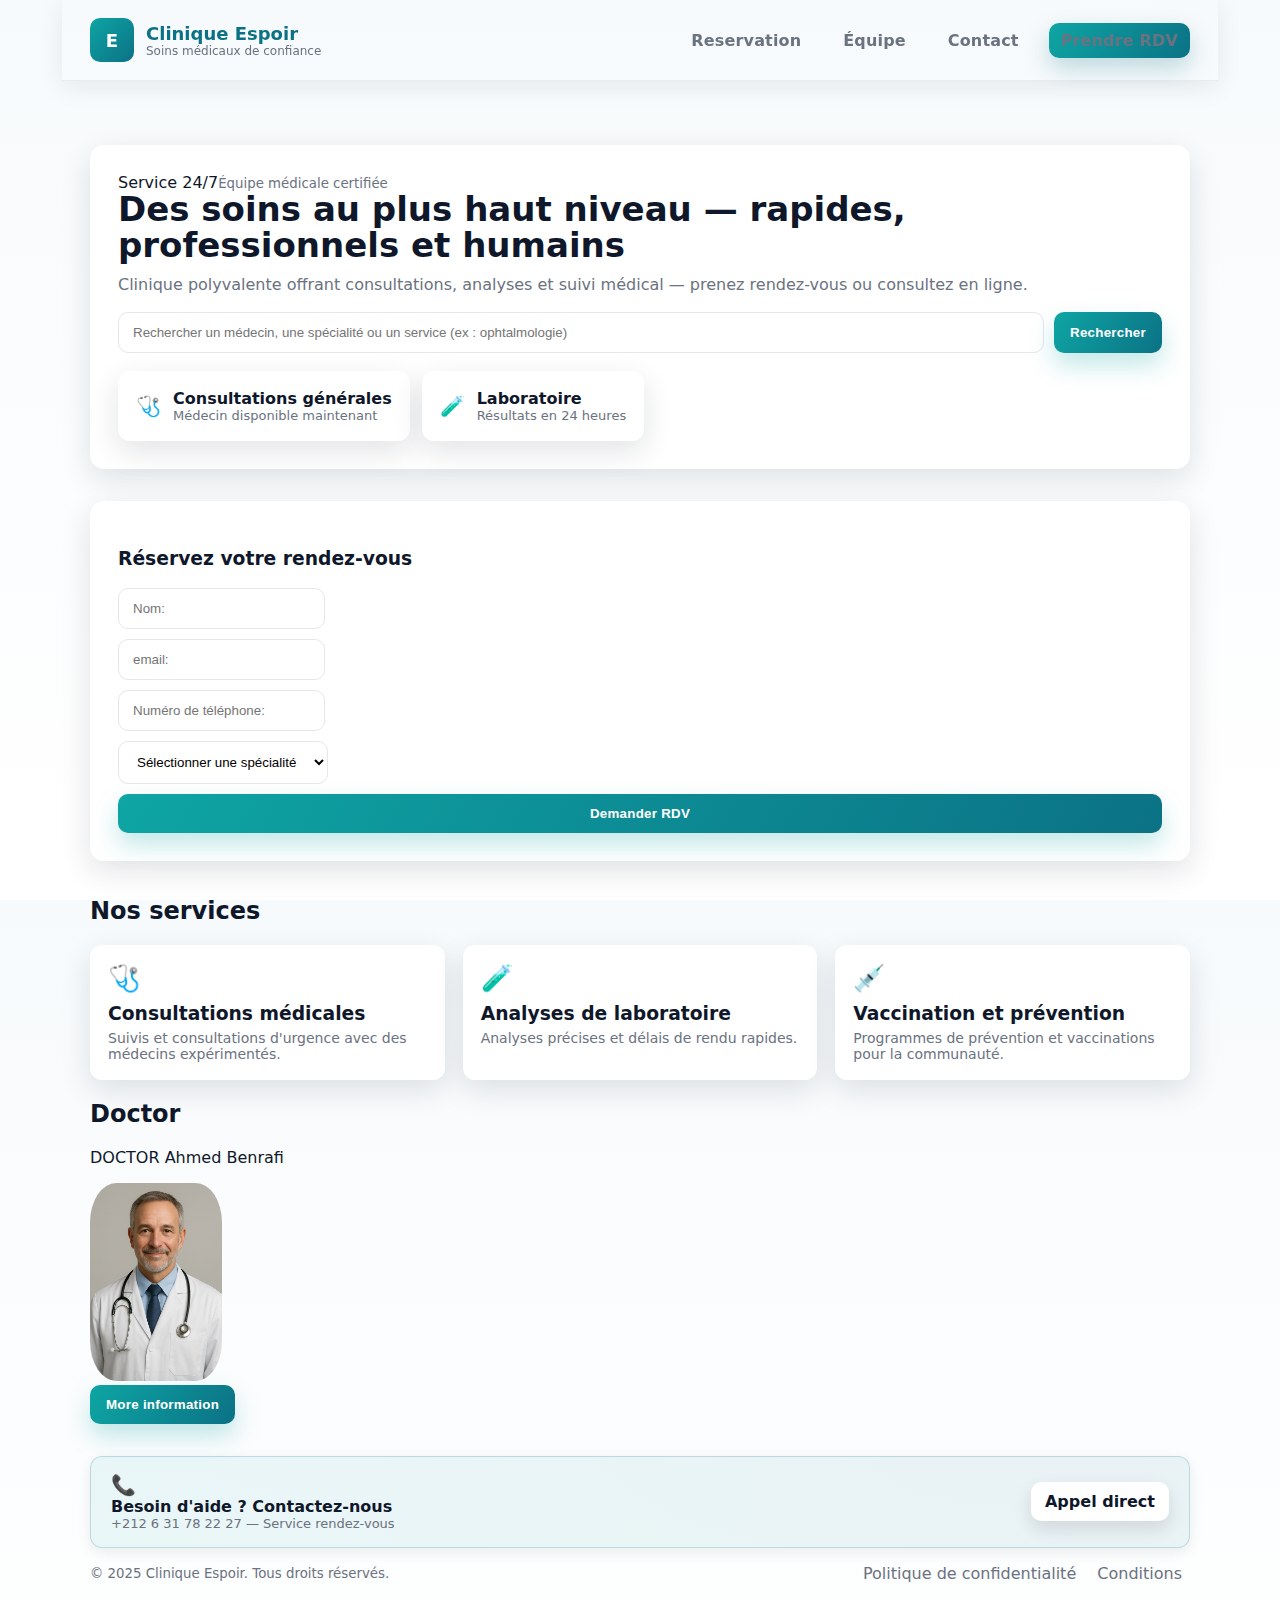
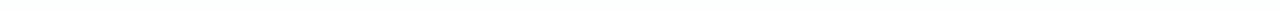
<file: index.html>
<!doctype html>
<html lang="fr">

<head>
  <meta charset="utf-8">
  <meta name="viewport" content="width=device-width,initial-scale=1">
  <title>Clinique Espoir — Accueil</title>
  <link rel="stylesheet" href="index.css">
  <link rel="stylesheet" href="C:\Users\hp\Downloads\bootstrap-5.3.8-dist\bootstrap-5.3.8-dist\css\bootstrap.min.css">

</head>

<body>
  <header class="container header">
    <div class="logo">
      <div class="mark">E</div>
      <div>
        <div>Clinique Espoir</div>
        <div style="font-size:12px;color:var(--muted);font-weight:500">Soins médicaux de confiance</div>
      </div>
    </div style=font-size>
    <nav class="nav">
      <a href="reservation.html">Reservation</a>
      <a href="doctors.html">Équipe</a>
      <a href="#contact">Contact</a>
      <a class="cta" href="#book">Prendre RDV</a>
    </nav>
  </header>

  <main class="container">
    <section class="hero">
      <div class="hero-card">
        <div class="kv"><span class="badge">Service 24/7</span><small style="color:var(--muted)">Équipe médicale
            certifiée</small></div>
        <h1>Des soins au plus haut niveau — rapides, professionnels et humains</h1>
        <p>Clinique polyvalente offrant consultations, analyses et suivi médical — prenez rendez-vous ou consultez en
          ligne.</p>

        <div class="search-box">
          <input class="input" placeholder="Rechercher un médecin, une spécialité ou un service (ex : ophtalmologie)" />
          <button class="btn-primary">Rechercher</button>
        </div>

        <div style="display:flex;gap:12px;margin-top:18px">
          <div class="card" style="display:flex;gap:12px;align-items:center;">
            <div style="font-size:20px">🩺</div>
            <div>
              <div style="font-weight:700">Consultations générales</div>
              <div style="color:var(--muted);font-size:13px">Médecin disponible maintenant</div>
            </div>
          </div>
          <div class="card" style="display:flex;gap:12px;align-items:center;">
            <div style="font-size:20px">🧪</div>
            <div>
              <div style="font-weight:700">Laboratoire</div>
              <div style="color:var(--muted);font-size:13px">Résultats en 24 heures</div>
            </div>
          </div>
        </div>

      </div>

      <aside>
        <div class="hero-card">
          <h3>Réservez votre rendez-vous</h3>
          <div style="margin-bottom:10px"><input class="input" placeholder="Nom:" required></div>
          <div style="margin-bottom:10px"><input class="input" placeholder="email:" required></div>
          <div style="margin-bottom:10px"><input class="input" placeholder="Numéro de téléphone:" required></div>
          <div style="margin-bottom:10px"><select class="input">
              <option>Sélectionner une spécialité</option>
              <option>Médecine générale</option>
              <option>Dentisterie</option>
              <option>Pédiatrie</option>
            </select></div>
          <button class="btn-primary" style="width:100%">Demander RDV</button>
          </form>
        </div>
      </aside>
    </section>

    <section id="services">
      <h2>Nos services</h2>
      <div class="grid-3" style="margin-top:12px">
        <div class="card">
          <div style="font-size:26px">🩺</div>
          <h3>Consultations médicales</h3>
          <p>Suivis et consultations d'urgence avec des médecins expérimentés.</p>
        </div>
        <div class="card">
          <div style="font-size:26px">🧪</div>
          <h3>Analyses de laboratoire</h3>
          <p>Analyses précises et délais de rendu rapides.</p>
        </div>
        <div class="card">
          <div style="font-size:26px">💉</div>
          <h3>Vaccination et prévention</h3>
          <p>Programmes de prévention et vaccinations pour la communauté.</p>
        </div>
      </div>
    </section>
    <div class="parent">
      <div class="doc1">
        <h2>Doctor</h2>
        <p>DOCTOR Ahmed Benrafi</p>
        <img src="doc1.png" alt="">
        <button class="btn btn-primary">
          <a href="ahmed_benrafai.html" style="text-decoration:none; color:inherit;">
            More information
          </a>
        </button>

      </div>
    </div>


    <div class="contact-strip" id="contact">
      <div class="contact-left">
        <div style="font-size:20px">📞</div>
        <div>
          <strong>Besoin d'aide ? Contactez-nous</strong>
          <div style="color:var(--muted);font-size:13px">+212 6 31 78 22 27 — Service rendez-vous</div>
        </div>
      </div>
      <div class="contact-right"><a href="tel:+212612345678">Appel direct</a></div>
    </div>

    <footer class="footer">
      <small>© 2025 Clinique Espoir. Tous droits réservés.</small>
      <div>
        <a href="#">Politique de confidentialité</a>
        <a href="#">Conditions</a>
      </div>
    </footer>
  </main>

</body>

</html>
</file>
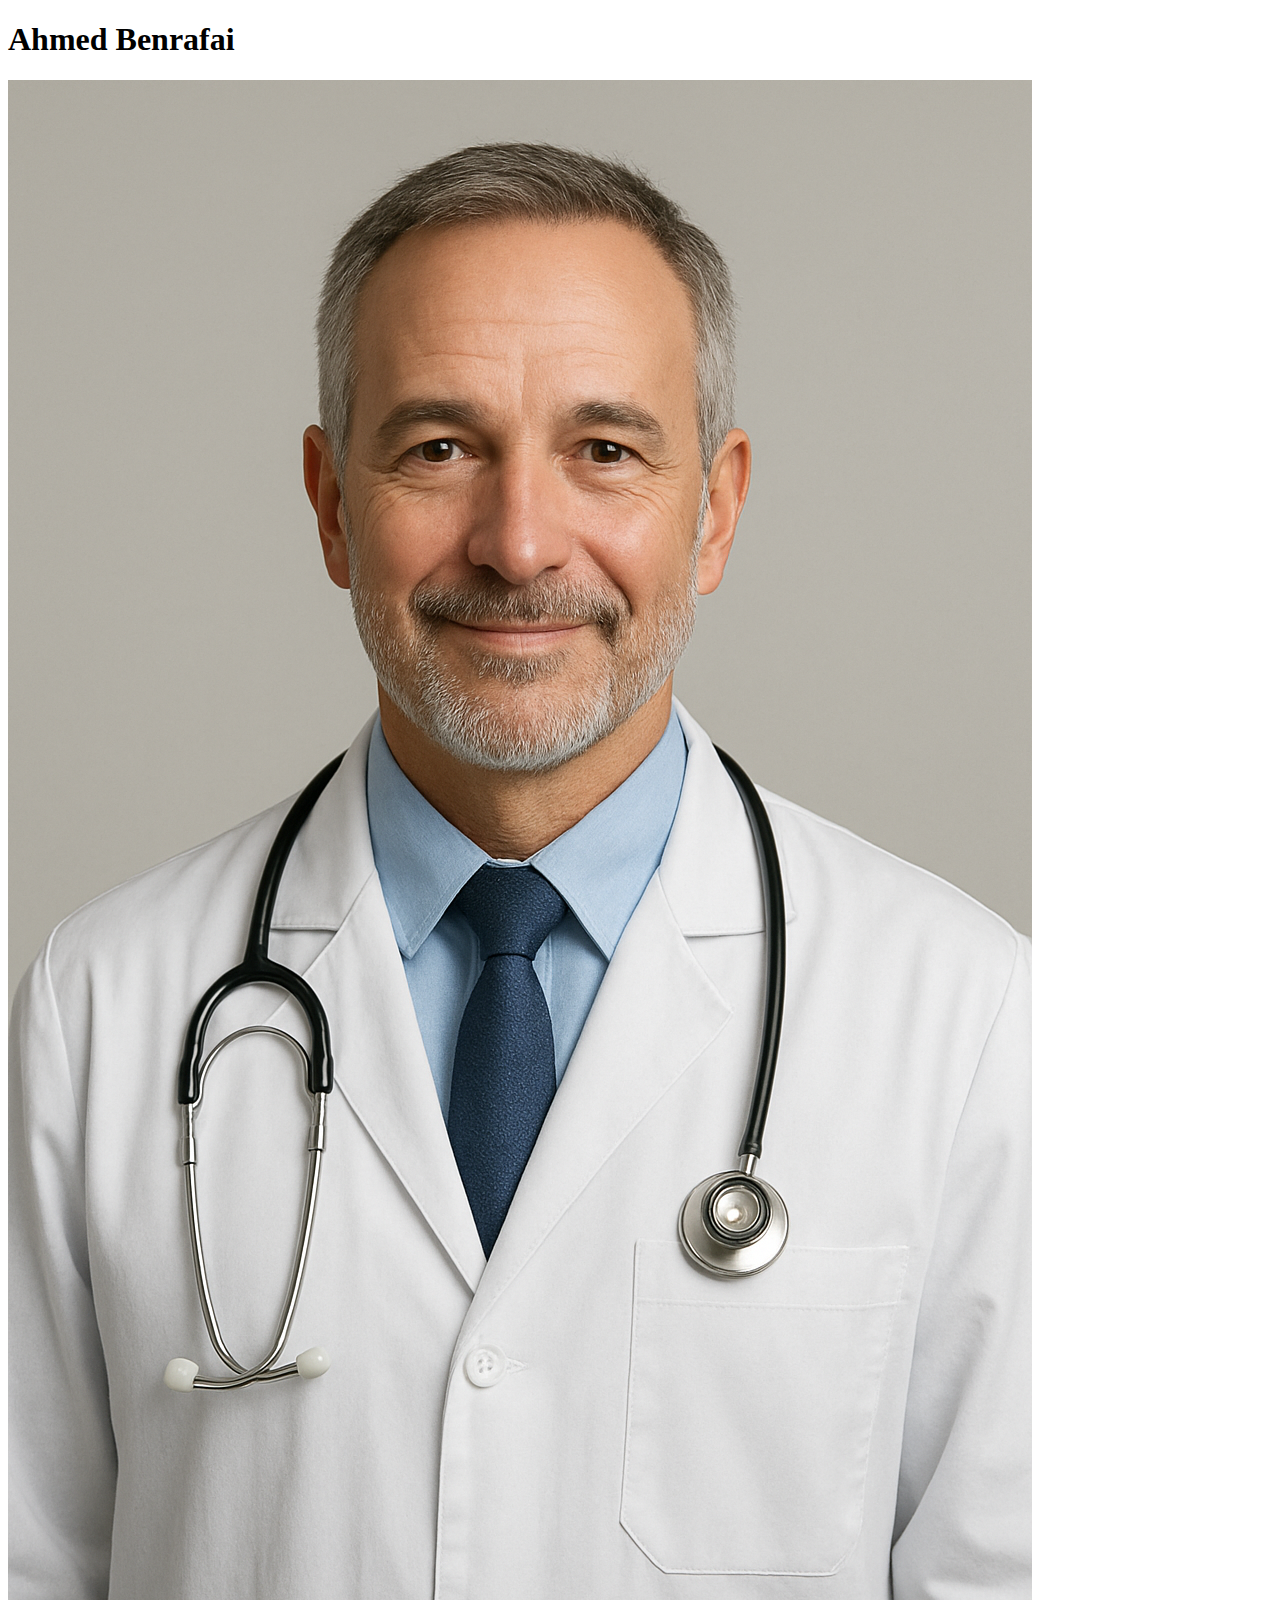
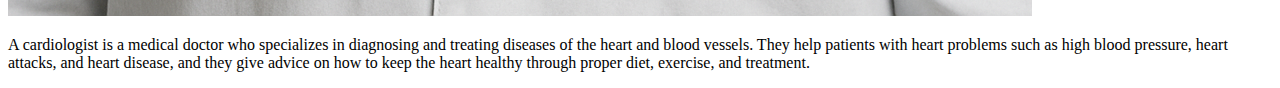
<file: ahmed_benrafai.html>
<!DOCTYPE html>
<html lang="en">
<head>
    <meta charset="UTF-8">
    <meta name="viewport" content="width=device-width, initial-scale=1.0">
    <title>Document</title>
    <link rel="stylesheet" href="style.css">
</head>
<body>
    <h1>Ahmed Benrafai</h1>
    <img src="doc1.png" alt="">
    <p>A cardiologist is a medical doctor who specializes in diagnosing and treating diseases of the heart and blood vessels. 
        They help patients with heart problems such as high blood pressure, heart attacks, and heart disease,
         and they give advice on how to keep the heart healthy through proper diet, exercise, and treatment.</p>
</body>
</html>
</file>
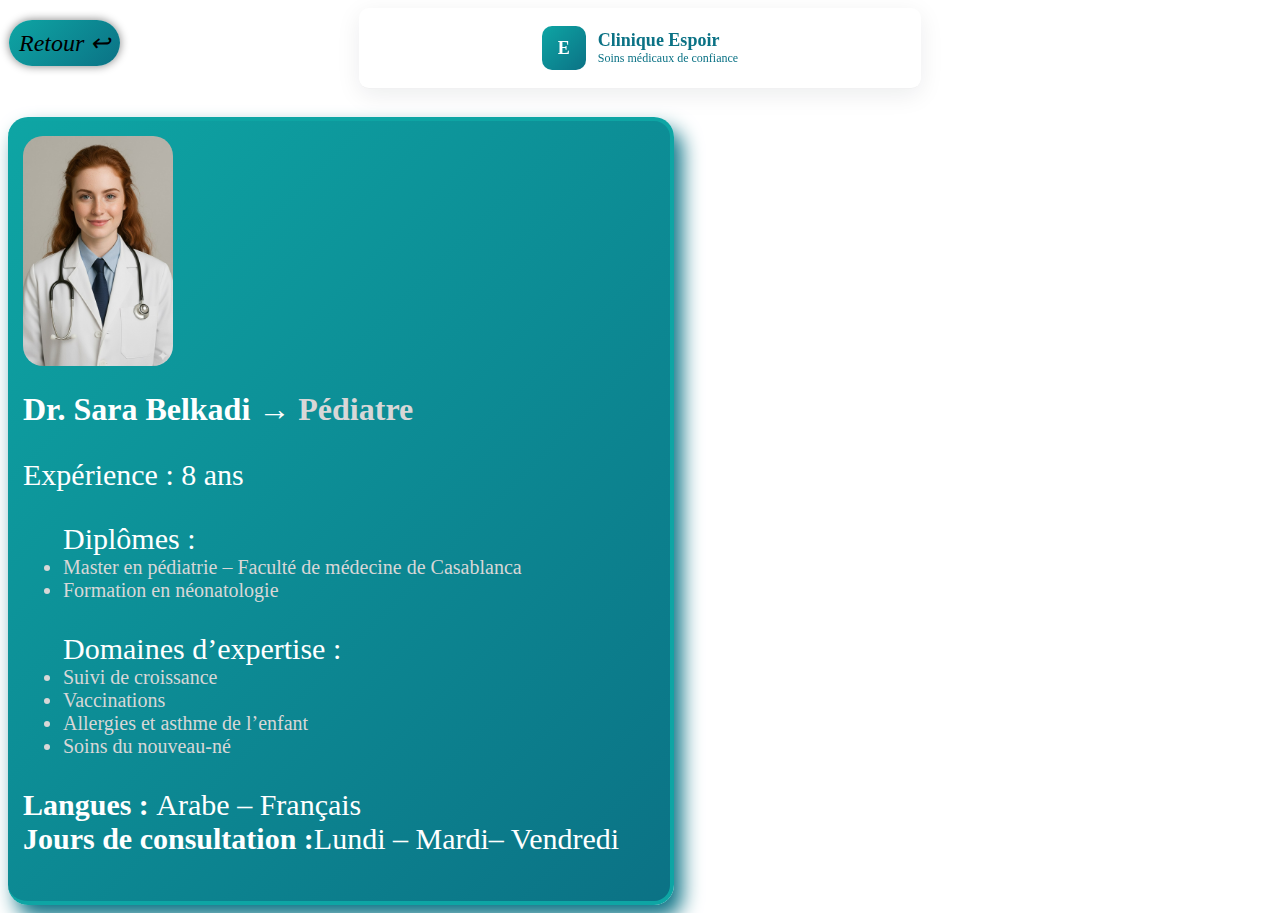
<file: amin.html>
<!DOCTYPE html>
<html lang="en">
<head>
    <meta charset="UTF-8">
    <meta name="viewport" content="width=device-width, initial-scale=1.0">
    <title>Document</title>
    <link rel="stylesheet" href="inf.css">
</head>
<body>
      <header class="container header">
    <div class="logo">
      <div class="mark">E</div>
      <div>
        <div>Clinique Espoir</div>
        <div style="font-size:12px;color:var(--muted);font-weight:500">Soins médicaux de confiance</div>
      </div>
    </div style=font-size>
  </header>
        <a href="doctors.html">Retour ↩</a>
  <div class="inf">
       <img src="image.png" alt="">
        <h1>Dr. Sara Belkadi → <span> Pédiatre</span></h1>
        <p>Expérience : 8 ans</p>
        <ul>Diplômes :
            <li>Master en pédiatrie – Faculté de médecine de Casablanca</li>
            <li>Formation en néonatologie</li>
        </ul>
        <ul>Domaines d’expertise :
            <li>Suivi de croissance</li>
            <li>Vaccinations</li>
            <li>Allergies et asthme de l’enfant</li>
            <li>Soins du nouveau-né</li>
        </ul>
         <p> <b> Langues : </b>  Arabe – Français<br>
      <b>  Jours de consultation :</b>Lundi – Mardi– Vendredi</p>
    </div>
</body>
</html>
</file>
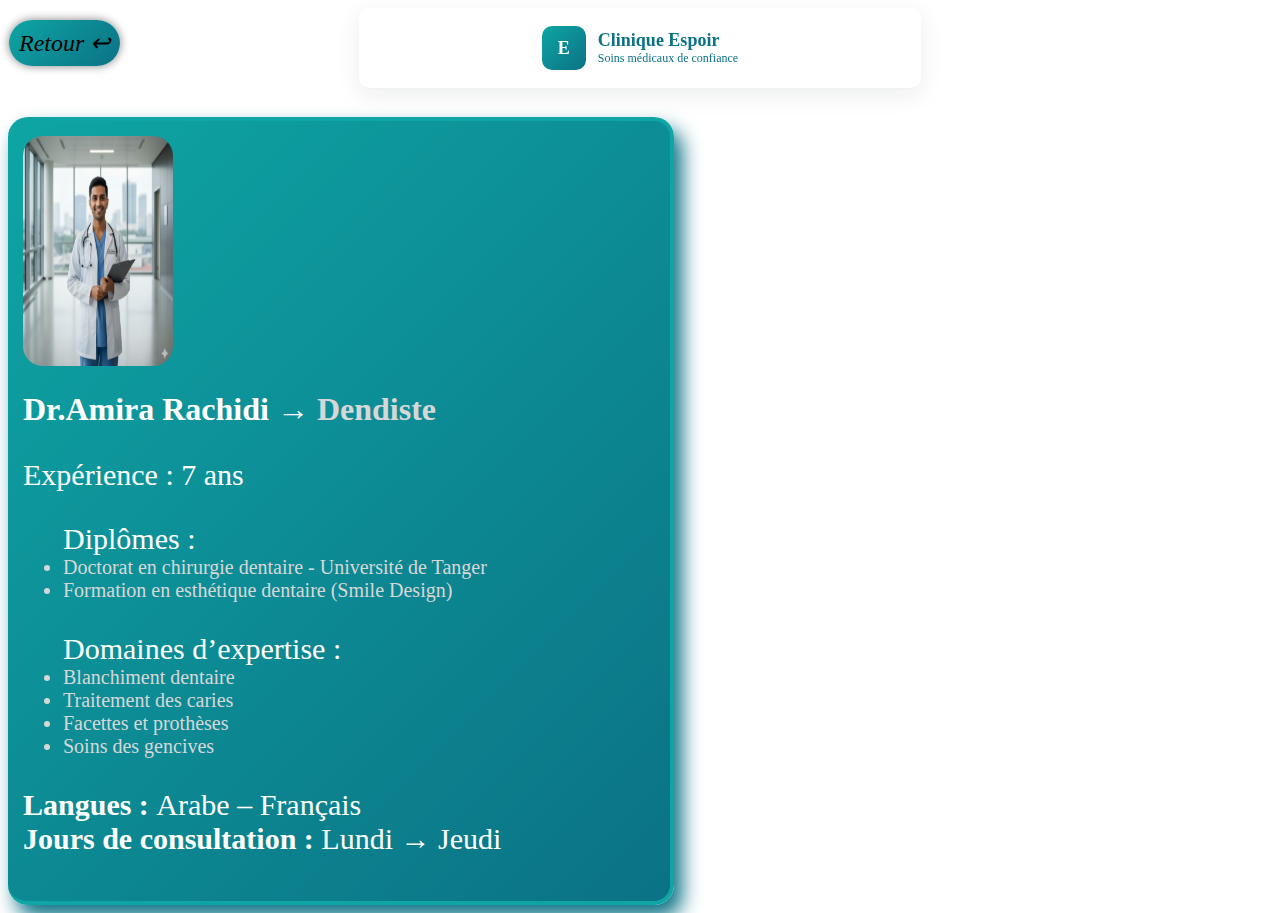
<file: amira.html>
<!DOCTYPE html>
<html lang="en">
<head>
    <meta charset="UTF-8">
    <meta name="viewport" content="width=device-width, initial-scale=1.0">
    <title>Document</title>
    <link rel="stylesheet" href="inf.css">
</head>
<body>
    <header class="container header">
    <div class="logo">
      <div class="mark">E</div>
      <div>
        <div>Clinique Espoir</div>
        <div style="font-size:12px;color:var(--muted);font-weight:500">Soins médicaux de confiance</div>
      </div>
    </div style=font-size>
  </header>
        <a href="doctors.html">Retour ↩</a>
    <div class="inf">
       <img src="doc2.png" alt="">
        <h1>Dr.Amira Rachidi → <span>Dendiste </span></h1>
        <p>Expérience : 7 ans</p>
        <ul>Diplômes :
            <li>Doctorat en chirurgie dentaire - Université de Tanger</li>
            <li>Formation en esthétique dentaire (Smile Design)</li>
        </ul>
        <ul>Domaines d’expertise :
            <li>Blanchiment dentaire</li>
            <li>Traitement des caries</li>
            <li>Facettes et prothèses</li>
            <li>Soins des gencives</li>
        </ul>
         <p> <b> Langues : </b>Arabe – Français <br>
      <b>  Jours de consultation :</b> Lundi → Jeudi</p>
    </div>
    
</body>
</html>
</file>
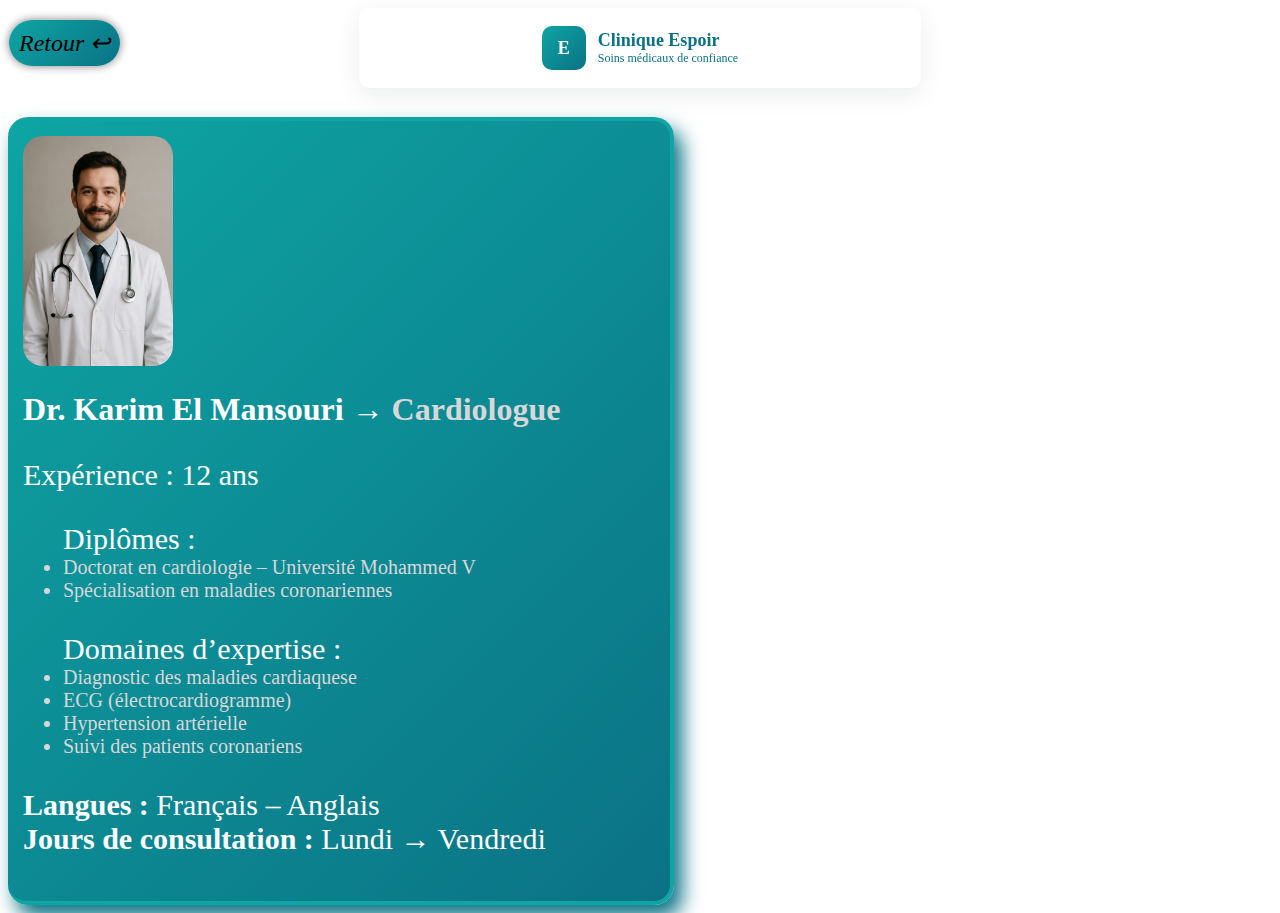
<file: karim.html>
<!DOCTYPE html>
<html lang="en">
<head>
    <meta charset="UTF-8">
    <meta name="viewport" content="width=device-width, initial-scale=1.0">
    <title>Document</title>
    <link rel="stylesheet" href="inf.css">
</head>
<body>
  <header class="container header">
    <div class="logo">
      <div class="mark">E</div>
      <div>
        <div>Clinique Espoir</div>
        <div style="font-size:12px;color:var(--muted);font-weight:500">Soins médicaux de confiance</div>
      </div>
    </div style=font-size>
  </header>
        <a href="doctors.html">Retour ↩</a>
    <div class="inf">
        <img src="doc3.png" alt="">
        <h1>Dr. Karim El Mansouri → <span>Cardiologue </span></h1>
        <p>Expérience : 12 ans</p>
        <ul>Diplômes :
            <li>Doctorat en cardiologie – Université Mohammed V</li>
            <li>Spécialisation en maladies coronariennes</li>
        </ul>
        <ul>Domaines d’expertise :
            <li>Diagnostic des maladies cardiaquese</li>
            <li>ECG (électrocardiogramme)</li>
            <li>Hypertension artérielle</li>
            <li>Suivi des patients coronariens</li>
        </ul>
      <p> <b> Langues : </b>  Français – Anglais <br>
      <b>  Jours de consultation :</b> Lundi → Vendredi</p>
    </div> 
    
</body>
</html>
</file>
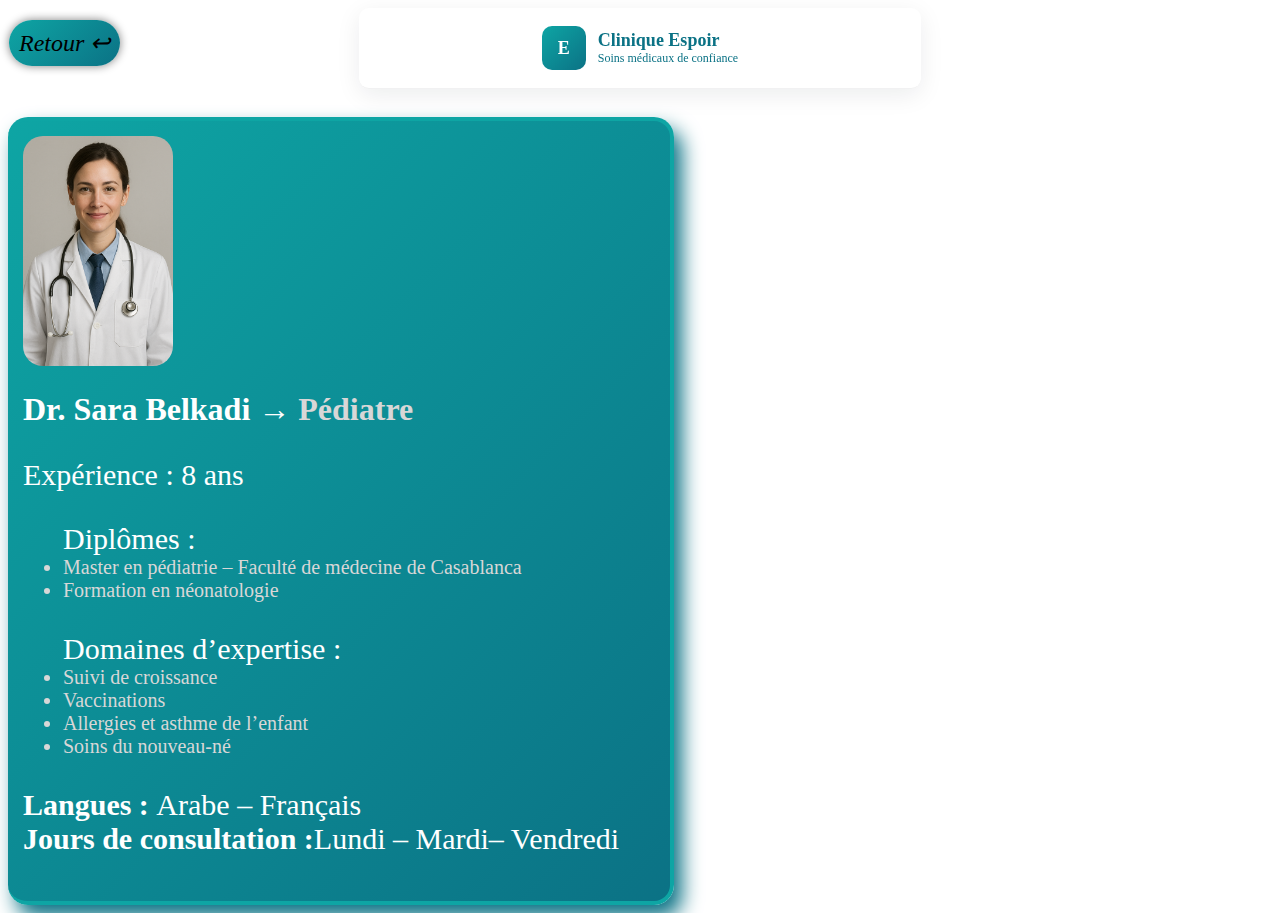
<file: sara.html>
<!DOCTYPE html>
<html lang="en">
<head>
    <meta charset="UTF-8">
    <meta name="viewport" content="width=device-width, initial-scale=1.0">
    <title>Document</title>
    <link rel="stylesheet" href="inf.css">
</head>
<body>
      <header class="container header">
    <div class="logo">
      <div class="mark">E</div>
      <div>
        <div>Clinique Espoir</div>
        <div style="font-size:12px;color:var(--muted);font-weight:500">Soins médicaux de confiance</div>
      </div>
    </div style=font-size>
  </header>
        <a href="doctors.html">Retour ↩</a>
  <div class="inf">
       <img src="sara.png" alt="">
        <h1>Dr. Sara Belkadi → <span> Pédiatre</span></h1>
        <p>Expérience : 8 ans</p>
        <ul>Diplômes :
            <li>Master en pédiatrie – Faculté de médecine de Casablanca</li>
            <li>Formation en néonatologie</li>
        </ul>
        <ul>Domaines d’expertise :
            <li>Suivi de croissance</li>
            <li>Vaccinations</li>
            <li>Allergies et asthme de l’enfant</li>
            <li>Soins du nouveau-né</li>
        </ul>
         <p> <b> Langues : </b>  Arabe – Français<br>
      <b>  Jours de consultation :</b>Lundi – Mardi– Vendredi</p>
    </div>
</body>
</html>
</file>
<file: index.css>
:root{
  --accent:#0ea5a4;
  --accent-2:#0b7285;
  --primary:#0f172a;
  --bg:#f7fafc;
  --muted:#6b7280;
  --card:#ffffff;
  --radius:14px;
  --shadow:0 10px 30px rgba(15,23,42,0.12);
  --shadow-soft:0 4px 14px rgba(15,23,42,0.08);
  --container:1100px;
}

html,body{height:100%}
body{
  margin:0;
  font-family: Inter, ui-sans-serif, system-ui, -apple-system, 'Segoe UI', Roboto, 'Helvetica Neue', Arial;
  background:linear-gradient(180deg,var(--bg),#ffffff);
  color:var(--primary);
  min-height:150vh;
}

.container{
  max-width:var(--container);
  margin:0 auto;
  padding:28px;
}

.header{
  display:flex;
  align-items:center;
  justify-content:space-between;
  gap:24px;
  position:sticky;
  top:0;
  z-index:20;
  padding:18px 28px;
  background:rgba(255,255,255,0.92) transparent;
  border-bottom:1px solid rgba(15,23,42,0.06);
  box-shadow:0 6px 24px rgba(15,23,42,0.08);
}

.logo{
  display:flex;
  align-items:center;
  gap:12px;
  font-weight:700;
  font-size:18px;
  color:var(--accent-2)
}
.logo .mark{
    width:44px;
    height:44px;
    border-radius:10px;
    background:linear-gradient(135deg,var(--accent),var(--accent-2));
    display:flex;
    align-items:center;
    justify-content:center;
    color:white;
    font-weight:800
}
.nav{
    display:flex;
    gap:18px;
    align-items:center
}
.nav a{
    color:var(--muted);
    text-decoration:none;
    padding:8px 12px;
    border-radius:10px;
    transition:all 180ms ease;
    font-weight:600;
    letter-spacing:.01em
}
.nav a:hover{
    color:var(--primary);
    background:rgba(11,114,133,0.08);
    transform:translateY(-1px)
}
.nav a:active{
    transform:translateY(0);
    opacity:0.85
}
.cta{
    background:linear-gradient(120deg,var(--accent),var(--accent-2));
    color:white;
    padding:11px 16px;
    border-radius:12px;
    text-decoration:none;
    font-weight:700;
    box-shadow:0 10px 24px rgba(11,114,133,0.25);
    transition:all 200ms ease
}
.cta:hover{
    box-shadow:0 14px 28px rgba(11,114,133,0.3);
    transform:translateY(-2px)
}


.hero{
  display:flex;
  flex-direction:column;
  gap:32px;
  align-items:stretch;
  margin-top:36px;
  margin-bottom:36px;
}
.hero-card{
    background:var(--card);
    border-radius:var(--radius);
    box-shadow:var(--shadow);
    padding:28px;
    transition:transform 180ms ease, box-shadow 180ms ease
}
.hero-card:hover{
    transform:translateY(-3px);
    box-shadow:0 16px 36px rgba(15,23,42,0.14)
}
.hero h1{
    font-size:34px;
    margin:0 0 12px;
    line-height:1.05
}
.hero p{
    margin:0 0 18px;
    color:var(--muted)
}
.search-box{
    display:flex;
    gap:10px
}
.input{
    flex:1;
    padding:12px 14px;
    border-radius:10px;
    border:1px solid #e5e7eb;
    background:white;
    transition:border-color 160ms ease, box-shadow 160ms ease, transform 160ms ease
}
.input:focus{
    outline:none;
    border-color:var(--accent);
    box-shadow:0 0 0 3px rgba(14,165,164,0.18);
    transform:translateY(-1px)
}
.btn-primary{
    background:linear-gradient(120deg,var(--accent),var(--accent-2));
    color:white;
    padding:12px 16px;
    border-radius:10px;
    border:none;
    font-weight:800;
    letter-spacing:.02em;
    box-shadow:0 12px 24px rgba(14,165,164,0.25);
    transition:all 180ms ease;
    cursor:pointer
}
.btn-primary:hover{
    transform:translateY(-2px);
    box-shadow:0 16px 32px rgba(14,165,164,0.28)
}
.btn-primary:active{
    transform:translateY(0);
    box-shadow:var(--shadow-soft)
}


.grid-3{
    display:grid;
    grid-template-columns:repeat(3,1fr);
    gap:18px;
    margin-top:22px
}
.card{
    background:var(--card);
    padding:18px;
    border-radius:12px;
    box-shadow:var(--shadow);
    transition:transform 180ms ease, box-shadow 180ms ease
}
.card:hover{
    transform:translateY(-4px);
    box-shadow:0 16px 30px rgba(15,23,42,0.14)
}
.card h3{
    margin:10px 0 6px
}
.card p{
    margin:0;
    color:var(--muted);
    font-size:14px
}


.doctors{
  display:flex;
  flex-direction:column;
  gap:18px;
  padding-bottom:6px;
}
.doctor{
    background:linear-gradient(180deg,#fff,#fbfeff);
    border-radius:12px;
    padding:14px;
    box-shadow:var(--shadow-soft);
    display:flex;
    gap:12px
    ;align-items:center;
    transition:transform 160ms ease, box-shadow 160ms ease
  }
.doctor:hover{
    transform:translateY(-3px);
    box-shadow:0 14px 28px rgba(15,23,42,0.12)
}
.doctor img{
    width:68px;
    height:68px;
    border-radius:10px;
    object-fit:cover
}
.doctor h4{
    margin:0;
    font-size:16px
}
.doctor p{
    margin:0;
    color:var(--muted);
    font-size:13px
}

.contact-strip{
    display:flex;
    align-items:center;
    justify-content:space-between;
    background:linear-gradient(90deg,rgba(14,165,164,0.08),rgba(11,114,133,0.08));
    border:1px solid rgba(11,114,133,0.2);
    border-radius:12px;
    padding:16px 20px;
    box-shadow:var(--shadow-soft);
    margin:32px 0 16px
}
.contact-right a{
    text-decoration:none;
    color:var(--primary);
    font-weight:700;
    display:inline-flex;
    align-items:center;
    gap:8px;
    padding:10px 14px;
    border-radius:10px;
    background:white;
    box-shadow:0 8px 18px rgba(15,23,42,0.12);
    transition:all 160ms ease
}
.contact-right a:hover{
    color:var(--accent-2);
    transform:translateY(-2px)
}
.parent{
    display: flex;
}
.doc1{
    width: 20%;
}
.doc1 img{
    max-width: 60%;
    border-radius: 20%;
}
.footer{
    display:flex;
    align-items:center;
    justify-content:space-between;
    gap:12px;
    margin-top:12px;
    color:var(--muted)
}
.footer a{
    color:var(--muted);
    text-decoration:none;
    padding:6px 8px;
    border-radius:8px;
    transition:all 160ms ease
}
.footer a:hover{
    color:var(--accent-2);
    background:rgba(14,165,164,0.1)
}
</file>
<file: style.css>
.img{
    max-width: 60%;
    border-radius: 20%;
}
</file>
<file: inf.css>
body{
background:linear-gradient(180deg,var(--bg),#ffffff);
        color: #fff;
}
.logo{
  display:flex;align-items:center;gap:12px;font-weight:700;font-size:18px;color:#0b7285
}
.logo .mark{width:44px;height:44px;border-radius:10px;background:linear-gradient(135deg,#0ea5a4,#0b7285);display:flex;align-items:center;justify-content:center;color:white;font-weight:800}
span{
    color: #d8d7d7;
    
}


ul{
    font-size: 30px;
}
li{
    font-size: 20px;
        color: #d8d7d7;

}
p{
    font-size: 30px;
}
.inf{
    position:relative;
    padding: 15px;
    width: 50%;
    border: solid 4px #0ea5a4;
    border-left: #fff;
    border-radius: 20px;
    box-shadow: 8px 12px 20px #0b7285;
    background:linear-gradient(135deg,#0ea5a4,#0b7285)
}
img{
    border-radius: 20px;
     width: 150px;
    height: 230px;
}
a{
    border-radius: 40px;
    color: #000;
    font-style: oblique;
    text-decoration: none;
    position: relative;
    bottom: 60px;
    padding: 10px;
    font-size: x-large;
    left: 1px;
    box-shadow: 0px 0px 10px grey;
    background:linear-gradient(135deg,#0ea5a4,#0b7285)

}
a:hover{
    font-style: normal;
    color: #000;
    background: #0ea5a4;
    transition: color 0.5s, background 0.5s ;
   
}
.container{
  max-width:40%;
  margin:0 auto;
  padding:28px;
}

.header{
  display:flex;
  align-items:center;
  justify-content:center;
  gap:24px;
  position:sticky;
  top:0;
  z-index:20;
  padding:18px 28px;
  background:rgba(255,255,255,0.92) transparent;
  border-radius: 10px;
  border-bottom:1px solid rgba(15,23,42,0.06);
  box-shadow:0 6px 24px rgba(15,23,42,0.08);
}
</file>
